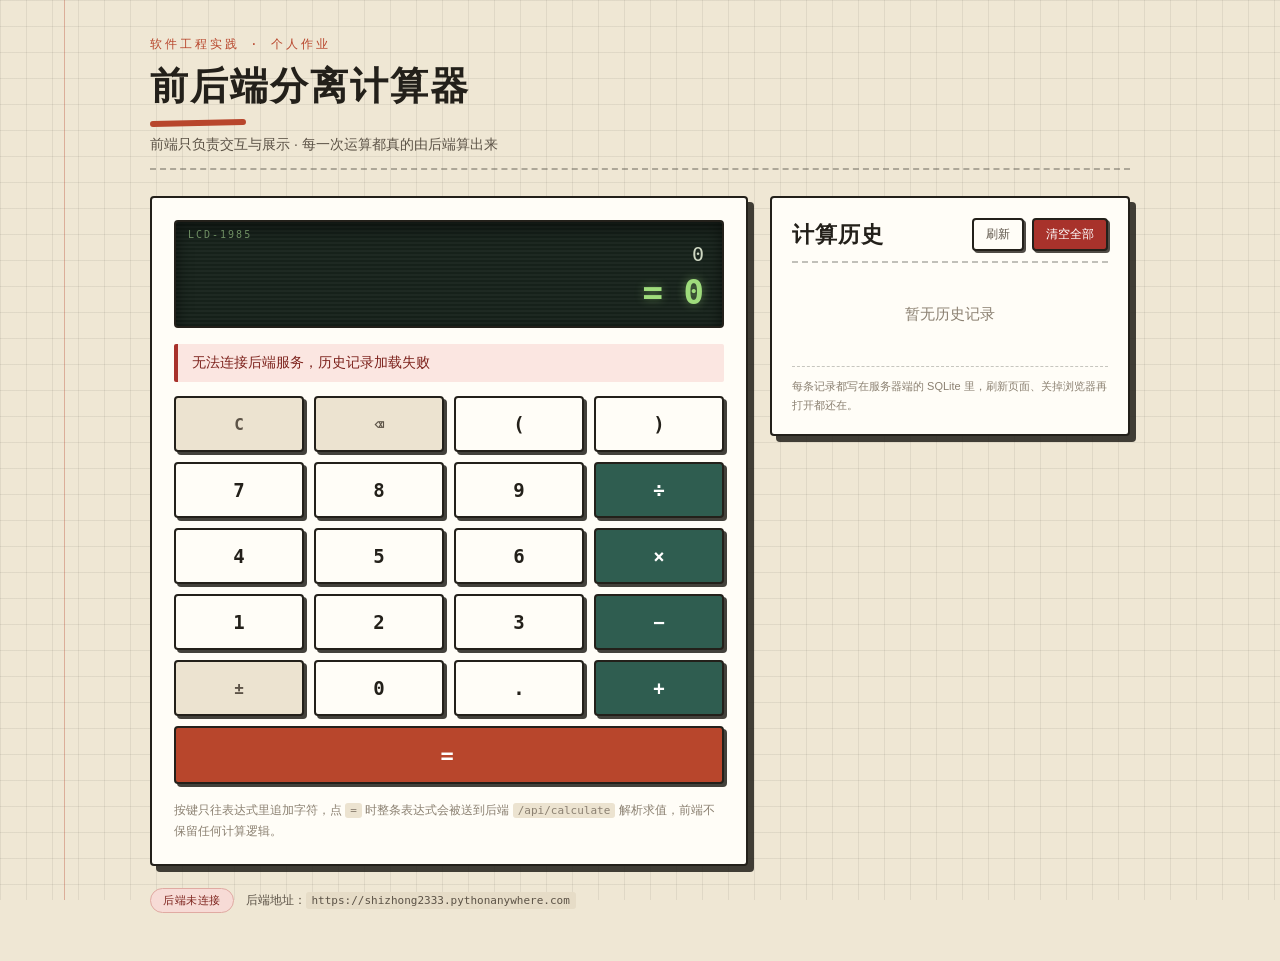
<file: index.html>
<!DOCTYPE html>
<html lang="zh-CN">

<head>
  <meta charset="UTF-8">
  <meta name="viewport" content="width=device-width, initial-scale=1.0">
  <title>前后端分离计算器 —— 正在跳转</title>
  <!-- GitHub Pages 根路径入口：自动跳转到实际页面 src/index.html -->
  <meta http-equiv="refresh" content="0; url=./src/index.html">
  <link rel="canonical" href="./src/index.html">
</head>

<body>
  <p>正在跳转到计算器页面……若未自动跳转，请点击 <a href="./src/index.html">进入计算器</a>。</p>
  <script>
    window.location.replace('./src/index.html');
  </script>
</body>

</html>
</file>
<file: src/style.css>
/* ============================================================
   前后端分离计算器 —— 样式表
   规范：Google CSS/HTML 风格，类名沿用 BEM 命名法
   主题：方格稿纸 + 老式台式机（硬边框、硬阴影、LCD 显示区）
   ============================================================ */

:root {
  --ink: #23201a;
  --ink-soft: #5c5347;
  --ink-faint: #8b8071;
  --paper: #f7f2e6;
  --paper-2: #fffdf7;
  --grid-line: rgba(35, 32, 26, 0.075);
  --line: #d8cdb6;
  --accent: #b8462c;
  --accent-dark: #8f3421;
  --teal: #2f5d50;
  --teal-light: #3a7263;
  --danger: #a8322b;
  --ok: #2f6b46;
  --lcd-bg: #16211a;
  --lcd-fg: #9fdc7c;
  --lcd-dim: #6f8f63;
  --radius: 4px;
  --hard-shadow: 6px 6px 0 rgba(35, 32, 26, 0.85);
  --font-mono: "Consolas", "SFMono-Regular", "DejaVu Sans Mono", "Courier New", monospace;
  --font-ui: "PingFang SC", "Microsoft YaHei", "Segoe UI", Arial, sans-serif;
  --font-hand: "Kaiti SC", "KaiTi", "STKaiti", "楷体", "PingFang SC", serif;
}

* {
  box-sizing: border-box;
}

body {
  margin: 0;
  min-height: 100vh;
  padding: 36px 20px 48px;
  font-family: var(--font-ui);
  color: var(--ink);
  background-color: #efe7d4;
  background-image:
    repeating-linear-gradient(to right, var(--grid-line) 0 1px, transparent 1px 26px),
    repeating-linear-gradient(to bottom, var(--grid-line) 0 1px, transparent 1px 26px);
  background-attachment: fixed;
}

/* 稿纸左侧的红色装订线 */
body::before {
  content: "";
  position: fixed;
  top: 0;
  bottom: 0;
  left: 64px;
  width: 1px;
  background: rgba(184, 70, 44, 0.35);
  pointer-events: none;
}

.app {
  width: 100%;
  max-width: 980px;
  margin: 0 auto;
}

.app__header {
  margin-bottom: 26px;
  padding-bottom: 14px;
  border-bottom: 2px dashed rgba(35, 32, 26, 0.32);
}

.app__eyebrow {
  margin: 0 0 8px;
  font-family: var(--font-mono);
  font-size: 12px;
  letter-spacing: 3px;
  color: var(--accent);
}

.app__title {
  margin: 0;
  font-family: var(--font-hand);
  font-size: 38px;
  font-weight: 700;
  letter-spacing: 2px;
}

/* 标题下的一道"手绘"标记线 */
.app__title::after {
  content: "";
  display: block;
  width: 96px;
  height: 6px;
  margin-top: 8px;
  background: var(--accent);
  border-radius: 999px;
  transform: rotate(-1.2deg);
}

.app__subtitle {
  margin: 10px 0 0;
  font-size: 14px;
  color: var(--ink-soft);
}

.layout {
  display: grid;
  grid-template-columns: minmax(320px, 1fr) minmax(280px, 360px);
  gap: 22px;
  align-items: start;
}

/* ---------- 计算器 ---------- */

.calculator {
  padding: 22px;
  background: var(--paper-2);
  border: 2px solid var(--ink);
  border-radius: var(--radius);
  box-shadow: var(--hard-shadow);
}

.display {
  position: relative;
  padding: 20px 18px 14px;
  margin-bottom: 16px;
  background: var(--lcd-bg);
  background-image: repeating-linear-gradient(
    to bottom,
    rgba(255, 255, 255, 0.035) 0 2px,
    transparent 2px 4px
  );
  border: 2px solid var(--ink);
  border-radius: var(--radius);
  box-shadow: inset 0 6px 16px rgba(0, 0, 0, 0.55);
  text-align: right;
  overflow: hidden;
}

.display__tag {
  position: absolute;
  top: 7px;
  left: 12px;
  font-family: var(--font-mono);
  font-size: 10px;
  letter-spacing: 2px;
  color: var(--lcd-dim);
}

.display__expression {
  min-height: 24px;
  font-family: var(--font-mono);
  font-size: 20px;
  color: #cfd8c3;
  word-break: break-all;
}

.display__result {
  margin-top: 6px;
  font-family: var(--font-mono);
  font-size: 34px;
  font-weight: 700;
  color: var(--lcd-fg);
  text-shadow: 0 0 10px rgba(159, 220, 124, 0.45);
  word-break: break-all;
}

.message {
  padding: 10px 14px;
  margin-bottom: 14px;
  font-size: 14px;
  color: #7d231d;
  background: #fbe6e1;
  border-left: 4px solid var(--danger);
  border-radius: 2px;
}

.message--ok {
  color: #1f5237;
  background: #e2f0e6;
  border-left-color: var(--ok);
}

.keypad {
  display: grid;
  grid-template-columns: repeat(4, 1fr);
  gap: 10px;
}

.key {
  height: 56px;
  font-family: var(--font-mono);
  font-size: 19px;
  font-weight: 700;
  color: var(--ink);
  background: var(--paper-2);
  border: 2px solid var(--ink);
  border-radius: var(--radius);
  box-shadow: 3px 3px 0 rgba(35, 32, 26, 0.85);
  cursor: pointer;
  transition: transform 0.06s ease, box-shadow 0.06s ease, background 0.15s ease;
  user-select: none;
  -webkit-tap-highlight-color: transparent;
}

.key:hover {
  background: #f4ecda;
}

.key:active {
  transform: translate(3px, 3px);
  box-shadow: 0 0 0 rgba(35, 32, 26, 0);
}

.key:focus-visible {
  outline: 3px solid rgba(184, 70, 44, 0.5);
  outline-offset: 2px;
}

.key--num {
  background: #fffdf7;
}

.key--op {
  color: #ffffff;
  background: var(--teal);
}

.key--op:hover {
  background: var(--teal-light);
}

.key--fn {
  font-size: 16px;
  color: var(--ink-soft);
  background: #ece3d0;
}

.key--fn:hover {
  background: #e2d7bf;
}

.key--equals {
  grid-column: span 4;
  height: 58px;
  font-size: 22px;
  letter-spacing: 4px;
  color: #ffffff;
  background: var(--accent);
}

.key--equals:hover {
  background: var(--accent-dark);
}

.calculator__note {
  margin: 16px 0 0;
  font-size: 12px;
  line-height: 1.75;
  color: var(--ink-faint);
}

.calculator__note code {
  padding: 1px 5px;
  font-family: var(--font-mono);
  font-size: 11px;
  background: #ece3d0;
  border-radius: 3px;
}

/* ---------- 历史记录 ---------- */

.history {
  display: flex;
  flex-direction: column;
  max-height: 640px;
  padding: 20px;
  background: var(--paper-2);
  border: 2px solid var(--ink);
  border-radius: var(--radius);
  box-shadow: var(--hard-shadow);
}

.history__header {
  display: flex;
  align-items: center;
  justify-content: space-between;
  gap: 10px;
  margin-bottom: 14px;
  padding-bottom: 10px;
  border-bottom: 2px dashed rgba(35, 32, 26, 0.28);
}

.history__title {
  margin: 0;
  font-family: var(--font-hand);
  font-size: 22px;
  letter-spacing: 1px;
}

.history__actions {
  display: flex;
  gap: 8px;
}

.btn {
  padding: 6px 12px;
  font-family: var(--font-mono);
  font-size: 12px;
  color: var(--ink);
  background: var(--paper-2);
  border: 2px solid var(--ink);
  border-radius: var(--radius);
  box-shadow: 2px 2px 0 rgba(35, 32, 26, 0.8);
  cursor: pointer;
  transition: transform 0.06s ease, box-shadow 0.06s ease, background 0.15s ease;
}

.btn:hover {
  background: #f1e9d7;
}

.btn:active {
  transform: translate(2px, 2px);
  box-shadow: 0 0 0 rgba(35, 32, 26, 0);
}

.btn--ghost {
  color: var(--ink-soft);
}

.btn--danger {
  color: #ffffff;
  background: var(--danger);
}

.btn--danger:hover {
  background: #8f2b24;
}

.history__list {
  flex: 1;
  margin: 0;
  padding: 0;
  overflow-y: auto;
  list-style: none;
}

.history__item {
  display: flex;
  align-items: center;
  justify-content: space-between;
  gap: 10px;
  padding: 10px 12px;
  margin-bottom: 8px;
  background: #fbf5e6;
  border: 1px solid var(--line);
  border-left: 4px solid var(--teal);
  border-radius: 2px;
}

.history__content {
  min-width: 0;
}

.history__expression {
  font-family: var(--font-mono);
  font-size: 13px;
  color: var(--ink-soft);
  word-break: break-all;
}

.history__result {
  font-family: var(--font-mono);
  font-size: 17px;
  font-weight: 700;
  color: var(--ink);
  word-break: break-all;
}

.history__time {
  margin-top: 3px;
  font-family: var(--font-mono);
  font-size: 11px;
  color: var(--ink-faint);
}

.history__delete {
  flex-shrink: 0;
  padding: 4px 10px;
  font-family: var(--font-mono);
  font-size: 11px;
  color: var(--danger);
  background: var(--paper-2);
  border: 1px solid rgba(168, 50, 43, 0.5);
  border-radius: 2px;
  cursor: pointer;
}

.history__delete:hover {
  color: #ffffff;
  background: var(--danger);
  border-color: var(--danger);
}

.history__empty {
  margin: 0;
  padding: 28px 0;
  text-align: center;
  font-family: var(--font-hand);
  font-size: 15px;
  color: var(--ink-faint);
}

.history__note {
  margin: 14px 0 0;
  padding-top: 10px;
  font-size: 11px;
  line-height: 1.7;
  color: var(--ink-faint);
  border-top: 1px dashed rgba(35, 32, 26, 0.25);
}

/* ---------- 页脚 ---------- */

.app__footer {
  display: flex;
  flex-wrap: wrap;
  align-items: center;
  gap: 12px;
  margin-top: 22px;
  font-size: 12px;
  color: var(--ink-soft);
}

.badge {
  padding: 4px 12px;
  font-family: var(--font-mono);
  font-size: 11px;
  letter-spacing: 0.5px;
  color: var(--ink-soft);
  background: #e6dcc7;
  border: 1px solid var(--line);
  border-radius: 999px;
}

.badge--ok {
  color: #1f5237;
  background: #dceee1;
  border-color: #a9cdb6;
}

.badge--error {
  color: #7d231d;
  background: #f7dbd6;
  border-color: #e0aaa2;
}

.app__hint code {
  padding: 2px 6px;
  font-family: var(--font-mono);
  font-size: 11px;
  background: #e6dcc7;
  border-radius: 3px;
}

/* ---------- 响应式 ---------- */

@media (max-width: 1180px) {
  body::before {
    display: none;
  }
}

@media (max-width: 780px) {
  body {
    padding: 22px 14px 36px;
  }

  .layout {
    grid-template-columns: 1fr;
  }

  .history {
    max-height: none;
  }

  .app__title {
    font-size: 30px;
  }

  .key {
    height: 50px;
    font-size: 17px;
  }
}
</file>
